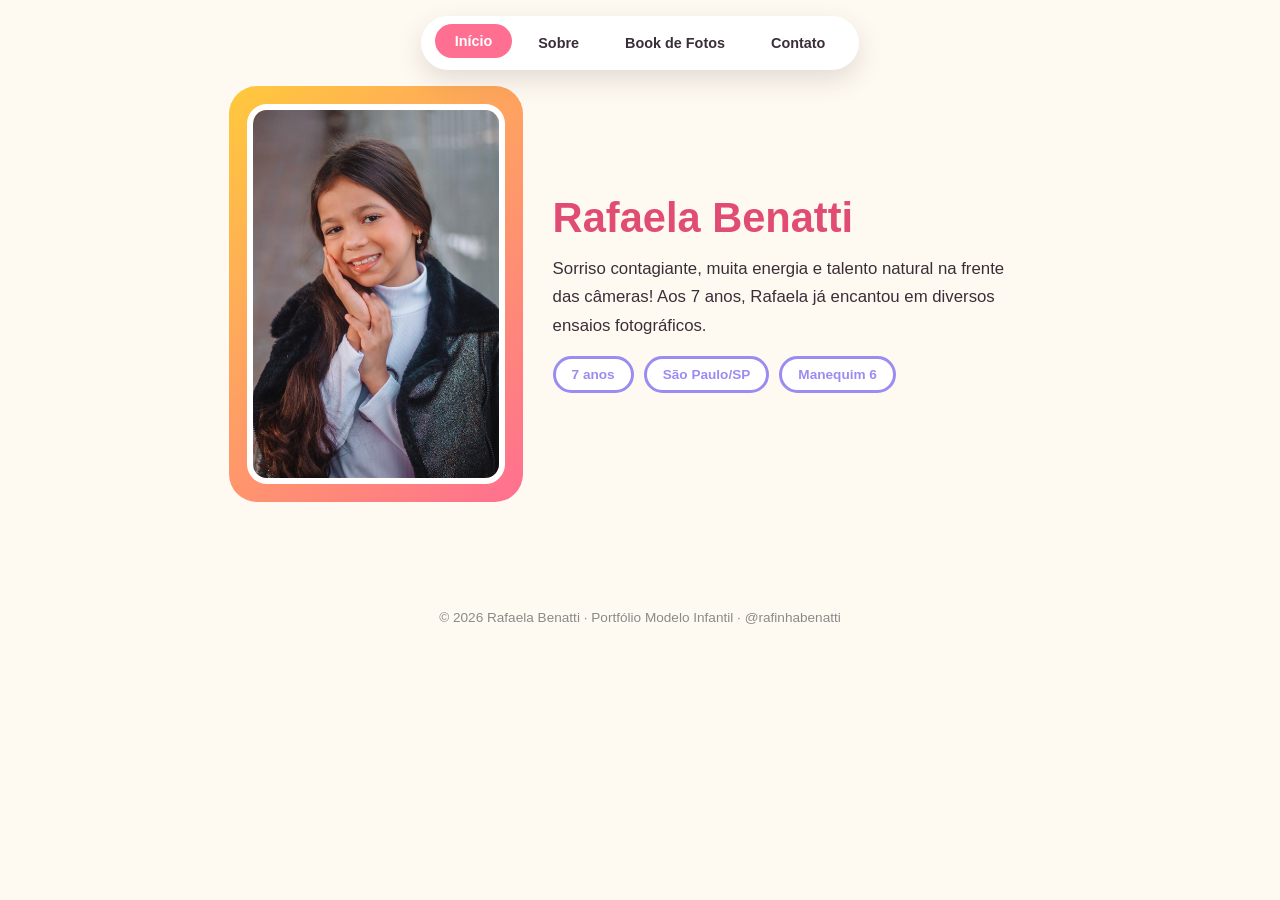
<file: index.html>
<!DOCTYPE html>
<html lang="pt-BR">
<head>
<meta charset="UTF-8">
<meta name="viewport" content="width=device-width, initial-scale=1.0">
<title>Rafaela Benatti - Portfólio Modelo Infantil</title>
<link rel="stylesheet" href="style.css">
</head>
<body>

  <div class="topnav">
    <div class="pill-group">
      <a href="index.html" class="active">Início</a>
      <a href="sobre.html">Sobre</a>
      <a href="book.html">Book de Fotos</a>
      <a href="contato.html">Contato</a>
    </div>
  </div>

  <div class="page-wrap">

    <section class="hero">
      <div class="frame">
        <div class="blob-bg"></div>
        <img src="image00009.jpeg" alt="Rafaela sorrindo">
      </div>
      <div class="hero-text">
        <h1>Rafaela Benatti</h1>
        <p>Sorriso contagiante, muita energia e talento natural na frente das câmeras!
        Aos 7 anos, Rafaela já encantou em diversos ensaios fotográficos.</p>
        <div class="chips">
          <span class="chip">7 anos</span>
          <span class="chip">São Paulo/SP</span>
          <span class="chip">Manequim 6</span>
        </div>
      </div>
    </section>

    

    <footer class="page-footer">&copy; 2026 Rafaela Benatti &middot; Portfólio Modelo Infantil &middot; @rafinhabenatti</footer>
  </div>

    <script src="animations.js"></script>

</body>
</html>
</file>
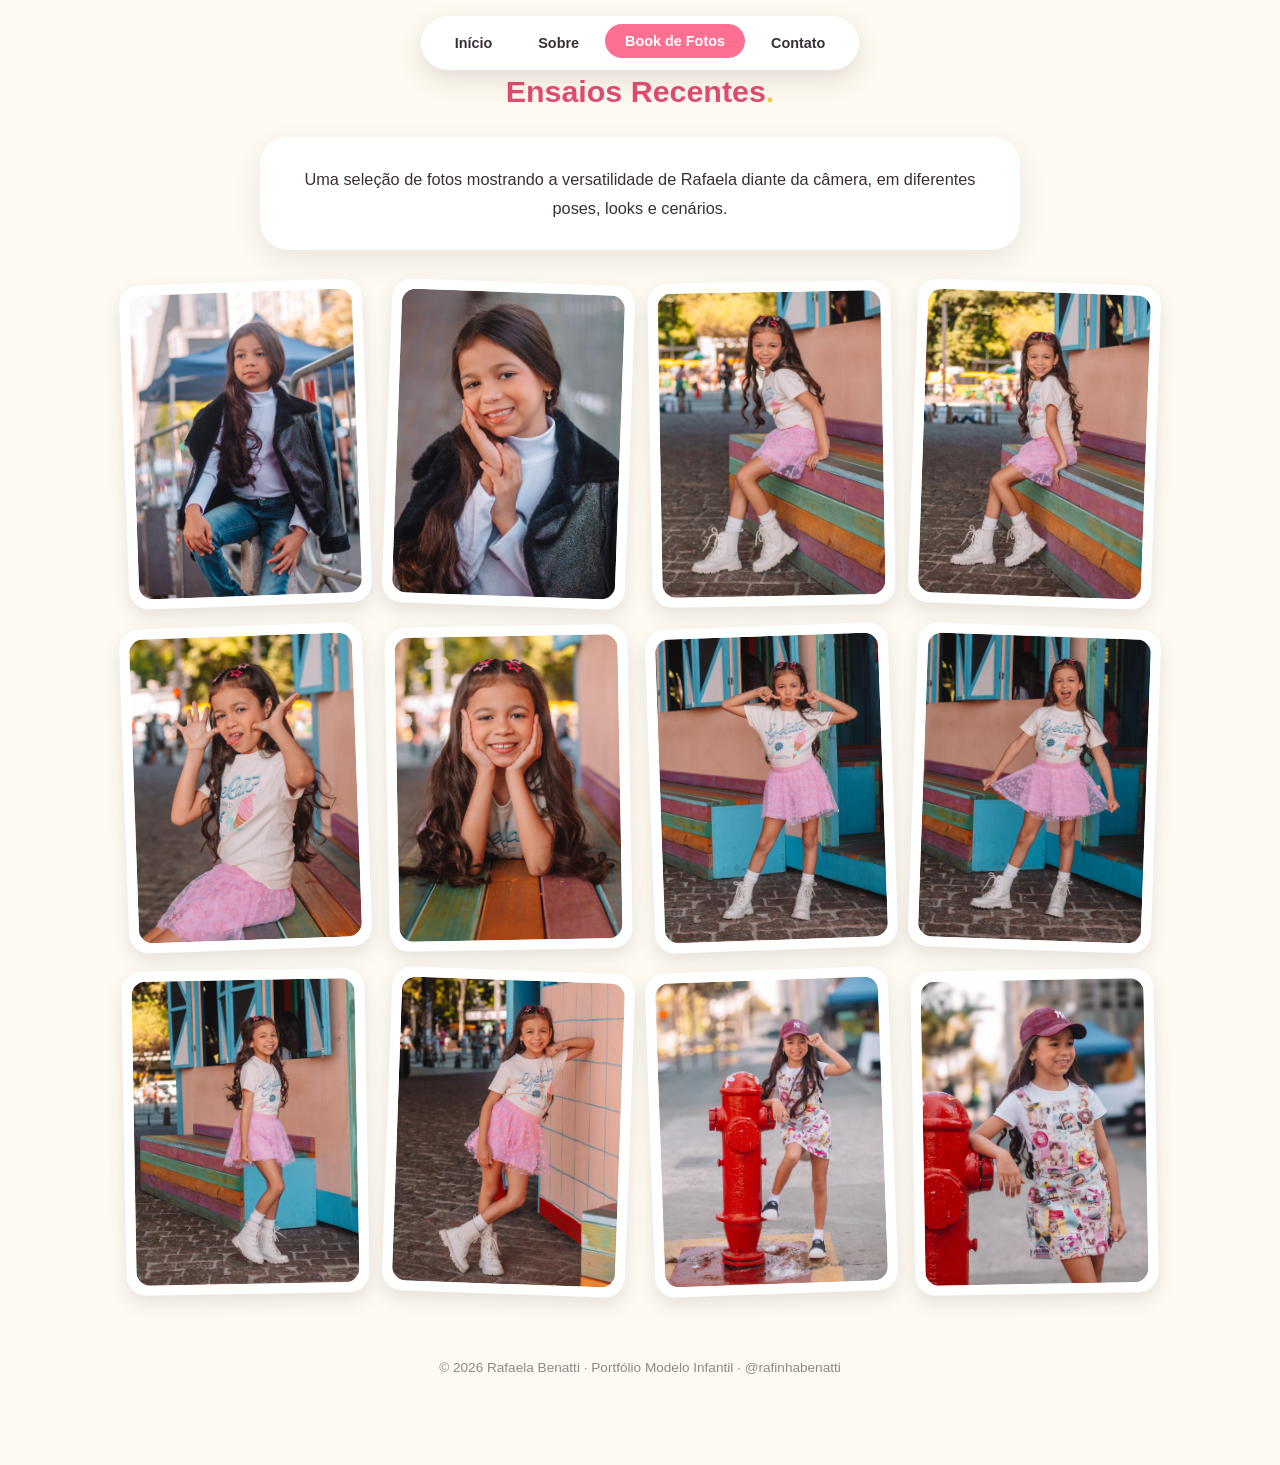
<file: book.html>
<!DOCTYPE html>
<html lang="pt-BR">
<head>
<meta charset="UTF-8">
<meta name="viewport" content="width=device-width, initial-scale=1.0">
<title>Book de Fotos - Rafaela Benatti</title>
<link rel="stylesheet" href="style.css">
</head>
<body>

  <div class="topnav">
    <div class="pill-group">
      <a href="index.html">Início</a>
      <a href="sobre.html">Sobre</a>
      <a href="book.html" class="active">Book de Fotos</a>
      <a href="contato.html">Contato</a>
    </div>
  </div>

  <div class="page-wrap">

    <section>
      <h2 class="section-title">Ensaios Recentes<span class="dot">.</span></h2>
      <div class="text-card">
        <p style="text-align:center;margin-bottom:0;">Uma seleção de fotos mostrando a versatilidade
        de Rafaela diante da câmera, em diferentes poses, looks e cenários.</p>
      </div>
      <div class="gallery-grid">
        <figure><img src="image00008.jpeg" alt="Rafaela ensaio"></figure>
        <figure><img src="image00009.jpeg" alt="Rafaela ensaio"></figure>
        <figure><img src="image00011.jpeg" alt="Rafaela ensaio"></figure>
        <figure><img src="image00012.jpeg" alt="Rafaela ensaio"></figure>
        <figure><img src="image00013.jpeg" alt="Rafaela ensaio"></figure>
        <figure><img src="image00014.jpeg" alt="Rafaela ensaio"></figure>
        <figure><img src="image00015.jpeg" alt="Rafaela ensaio"></figure>
        <figure><img src="image00016.jpeg" alt="Rafaela ensaio"></figure>
        <figure><img src="image00017.jpeg" alt="Rafaela ensaio"></figure>
        <figure><img src="image00018.jpeg" alt="Rafaela ensaio"></figure>
        <figure><img src="image00019.jpeg" alt="Rafaela ensaio"></figure>
        <figure><img src="image00020.jpeg" alt="Rafaela ensaio"></figure>
      </div>
    </section>

  
    <footer class="page-footer">&copy; 2026 Rafaela Benatti &middot; Portfólio Modelo Infantil &middot; @rafinhabenatti</footer>
  </div>

    <script src="animations.js"></script>

</body>
</html>
</file>
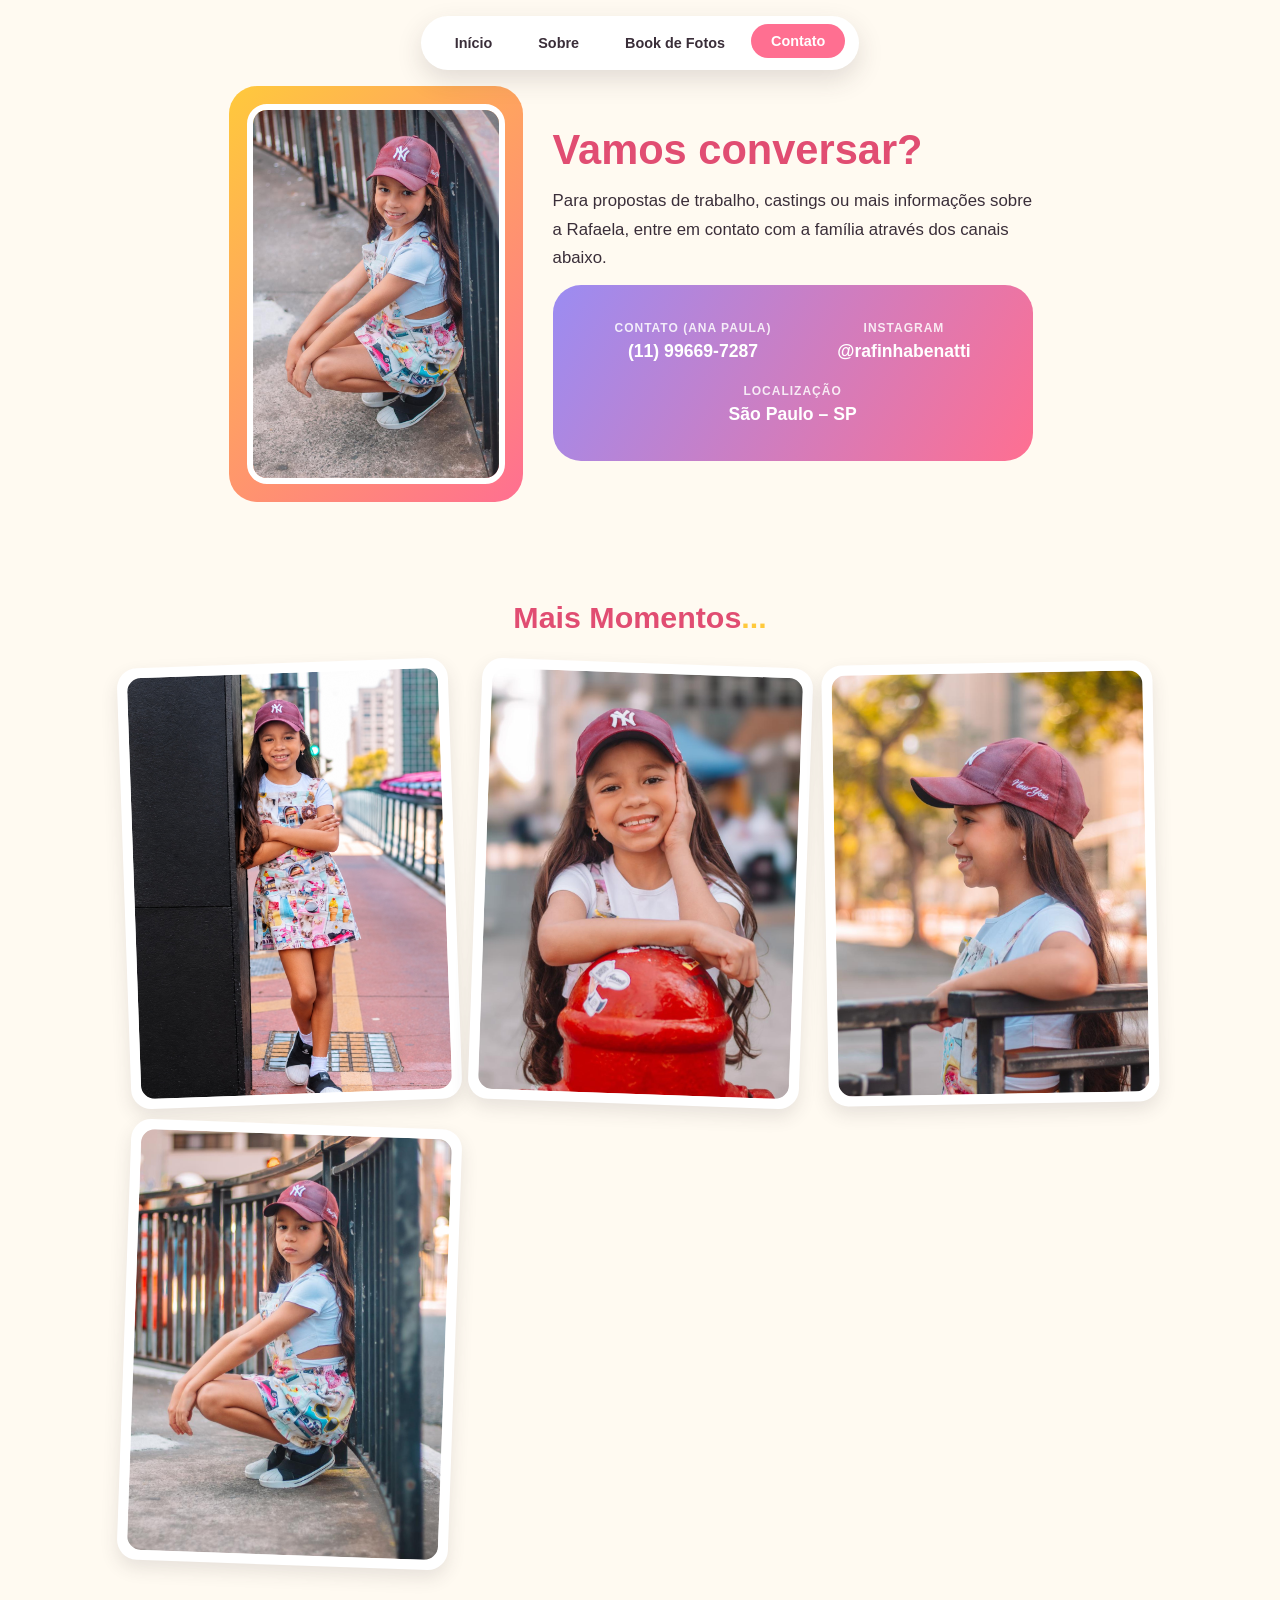
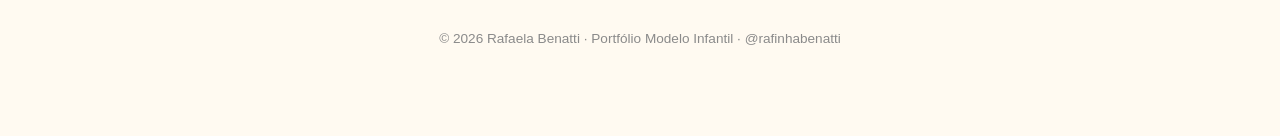
<file: contato.html>
<!DOCTYPE html>
<html lang="pt-BR">
<head>
<meta charset="UTF-8">
<meta name="viewport" content="width=device-width, initial-scale=1.0">
<title>Contato - Rafaela Benatti</title>
<link rel="stylesheet" href="style.css">
</head>
<body>

  <div class="topnav">
    <div class="pill-group">
      <a href="index.html">Início</a>
      <a href="sobre.html">Sobre</a>
      <a href="book.html">Book de Fotos</a>
      <a href="contato.html" class="active">Contato</a>
    </div>
  </div>

  <div class="page-wrap">

    <section class="hero">
      <div class="frame">
        <div class="blob-bg"></div>
        <img src="image00025.jpeg" alt="Rafaela em ensaio final">
      </div>
      <div class="hero-text">
        <h1>Vamos conversar?</h1>
        <p>Para propostas de trabalho, castings ou mais informações sobre a Rafaela, entre em
        contato com a família através dos canais abaixo.</p>
        <div class="contact-banner">
        <a class="item" href="https://wa.me/5511996697287" target="_blank" rel="noopener"><strong>Contato (Ana Paula)</strong>(11) 99669-7287</a>
        <a class="item" href="https://www.instagram.com/rafinhabenatti" target="_blank" rel="noopener"><strong>Instagram</strong>@rafinhabenatti</a>
        <div class="item"><strong>Localização</strong>São Paulo &ndash; SP</div>
      </div>
      </div>
    </section>

    
    <section>
      <h2 class="section-title">Mais Momentos<span class="dot">...</span></h2>
      <div class="gallery-grid trio">
        <figure><img src="image00026.jpg" alt="Rafaela última foto do book"></figure>
        <figure><img src="image00021.jpeg" alt="Rafaela ensaio"></figure>
        <figure><img src="image00022.jpeg" alt="Rafaela ensaio"></figure>
        <figure><img src="image00024.jpeg" alt="Rafaela ensaio"></figure>
      </div>
    </section>

    <footer class="page-footer">&copy; 2026 Rafaela Benatti &middot; Portfólio Modelo Infantil &middot; @rafinhabenatti</footer>
  </div>

    <script src="animations.js"></script>

</body>
</html>
</file>
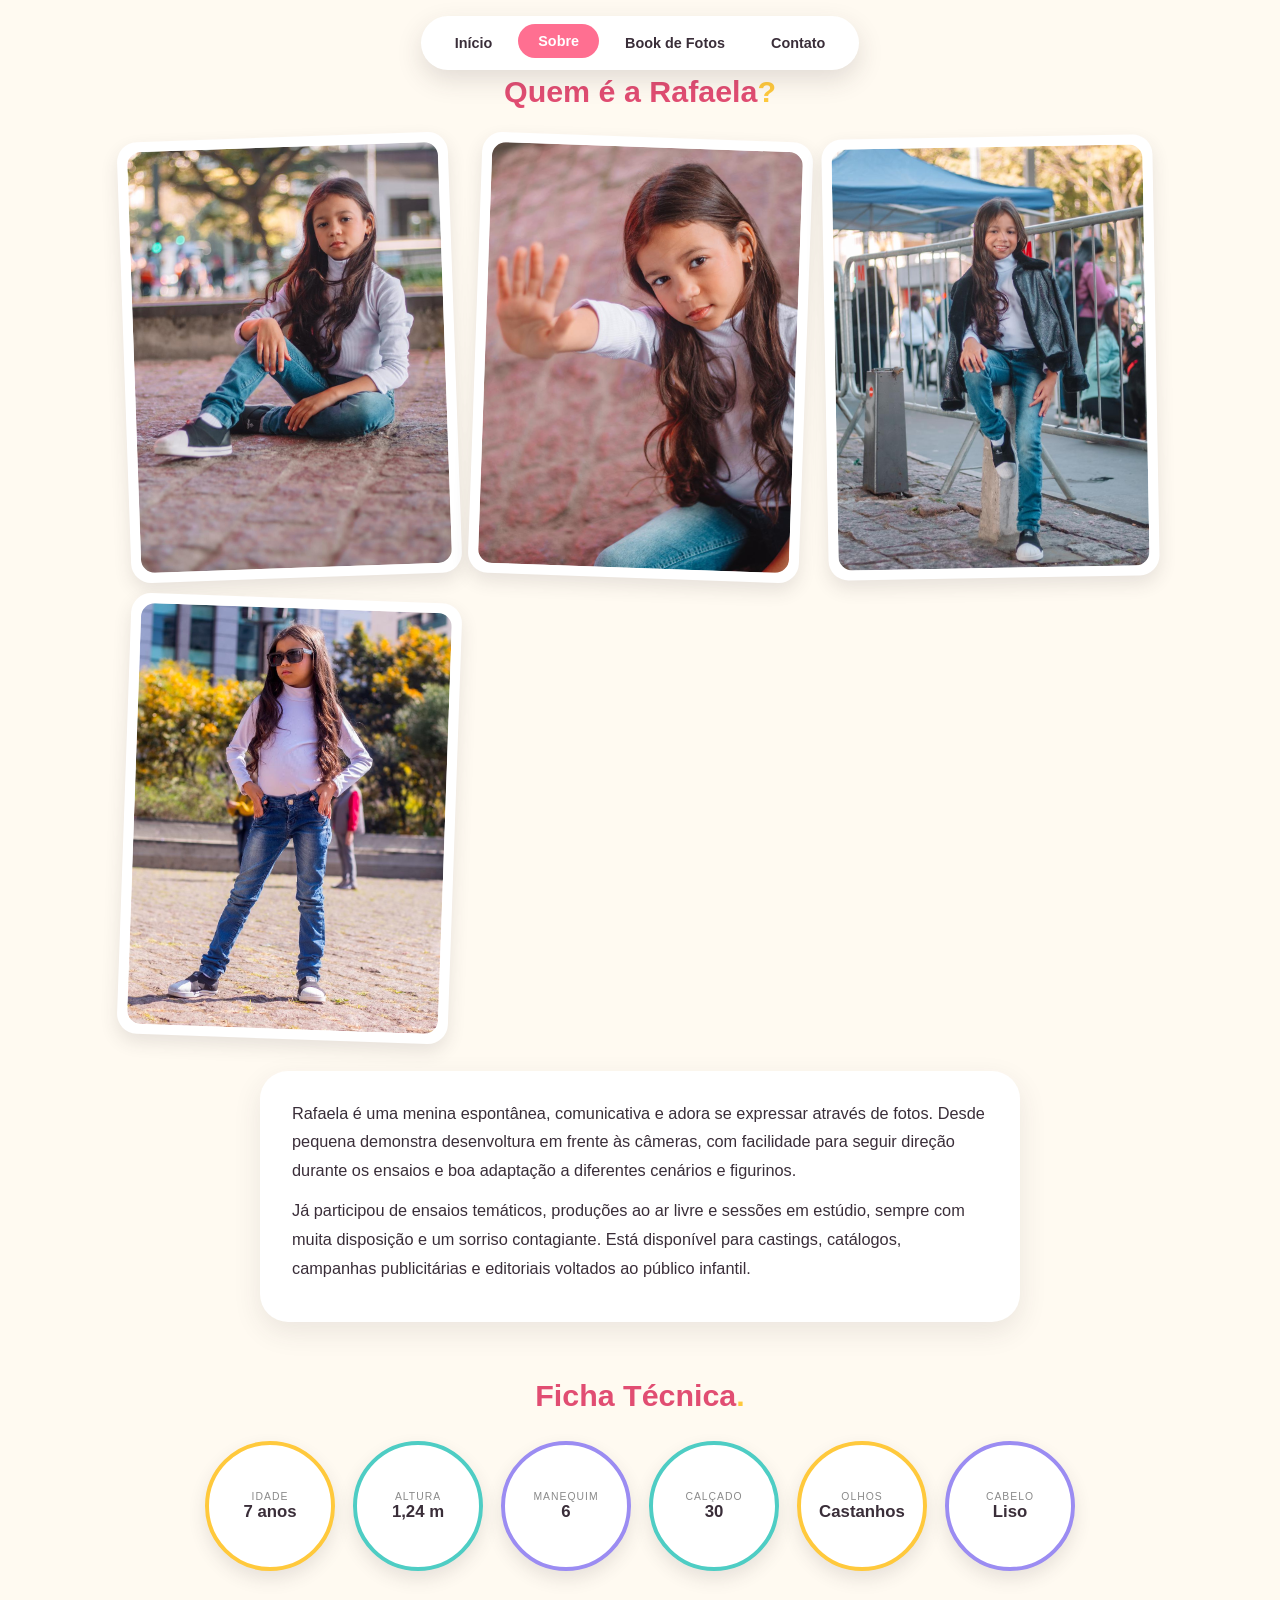
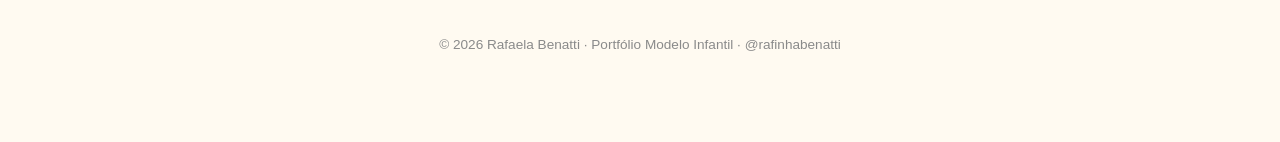
<file: sobre.html>
<!DOCTYPE html>
<html lang="pt-BR">
<head>
<meta charset="UTF-8">
<meta name="viewport" content="width=device-width, initial-scale=1.0">
<title>Sobre Rafaela - Portfólio Modelo Infantil</title>
<link rel="stylesheet" href="style.css">
</head>
<body>

  <div class="topnav">
    <div class="pill-group">
      <a href="index.html">Início</a>
      <a href="sobre.html" class="active">Sobre</a>
      <a href="book.html">Book de Fotos</a>
      <a href="contato.html">Contato</a>
    </div>
  </div>

  <div class="page-wrap">

    <section>
      <h2 class="section-title">Quem é a Rafaela<span class="dot">?</span></h2>
      <div class="gallery-grid trio" style="margin-bottom:32px;">
        <figure><img src="image00005.jpeg" alt="Rafaela sentada na calçada"></figure>
        <figure><img src="image00006.jpeg" alt="Rafaela expressão"></figure>
        <figure><img src="image00007.jpeg" alt="Rafaela expressão"></figure>
        <figure><img src="image00004.jpeg" alt="Rafaela com as mãos no rosto"></figure>

      </div>
      <div class="text-card">
        <p>Rafaela é uma menina espontânea, comunicativa e adora se expressar através de fotos.
        Desde pequena demonstra desenvoltura em frente às câmeras, com facilidade para seguir
        direção durante os ensaios e boa adaptação a diferentes cenários e figurinos.</p>
        <p>Já participou de ensaios temáticos, produções ao ar livre e sessões em estúdio,
        sempre com muita disposição e um sorriso contagiante. Está disponível para castings,
        catálogos, campanhas publicitárias e editoriais voltados ao público infantil.</p>
      </div>
    </section>

    <section>
      <h2 class="section-title">Ficha Técnica<span class="dot">.</span></h2>
      <div class="stats-bubbles">
        <div class="bubble"><span class="label">Idade</span><span class="value">7 anos</span></div>
        <div class="bubble"><span class="label">Altura</span><span class="value">1,24 m</span></div>
        <div class="bubble"><span class="label">Manequim</span><span class="value">6</span></div>
        <div class="bubble"><span class="label">Calçado</span><span class="value">30</span></div>
        <div class="bubble"><span class="label">Olhos</span><span class="value">Castanhos</span></div>
        <div class="bubble"><span class="label">Cabelo</span><span class="value">Liso</span></div>
      </div>
    </section>

    <footer class="page-footer">&copy; 2026 Rafaela Benatti &middot; Portfólio Modelo Infantil &middot; @rafinhabenatti</footer>
  </div>

    <script src="animations.js"></script>

</body>
</html>
</file>
<file: style.css>
/* Portfólio Rafaela Benatti - v3
   Paleta lúdica/infantil: coral, amarelo-sol, menta e lavanda sobre fundo creme. */
:root {
  --coral: #ff6f91;
  --coral-dark: #e14d72;
  --sun: #ffc93c;
  --mint: #4ecdc4;
  --lavender: #9b8cf2;
  --cream: #fffaf1;
  --ink: #3a2e39;
  --white: #ffffff;
}

* { box-sizing: border-box; margin: 0; padding: 0; }

body {
  font-family: 'Comic Sans MS', 'Segoe Print', 'Trebuchet MS', sans-serif;
  background: var(--cream);
  color: var(--ink);
  overflow-x: hidden;
}

body.lightbox-open { overflow: hidden; }

a { color: inherit; text-decoration: none; }

/* ---------- Nav pílula flutuante ---------- */
.topnav {
  position: sticky;
  top: 16px;
  z-index: 10;
  display: flex;
  justify-content: center;
  margin-bottom: 20px;
}
.topnav .pill-group {
  background: var(--white);
  border-radius: 50px;
  padding: 10px 14px;
  display: flex;
  gap: 6px;
  box-shadow: 0 10px 26px rgba(58,46,57,0.15);
  flex-wrap: wrap;
  justify-content: center;
}
.topnav a {
  padding: 9px 20px;
  border-radius: 50px;
  font-weight: bold;
  font-size: 0.9rem;
  color: var(--ink);
  transition: transform 0.2s ease, background 0.2s ease, color 0.2s ease;
}
.topnav a.active, .topnav a:hover { background: var(--coral); color: var(--white); transform: translateY(-2px); }

/* ---------- Blobs decorativos ---------- */
.blob {
  position: absolute;
  border-radius: 50%;
  filter: blur(2px);
  opacity: 0.55;
  z-index: -1;
}

.page-wrap { max-width: 1080px; margin: 0 auto; padding: 0 24px 60px; position: relative; }

/* ---------- Hero ---------- */
.hero {
  display: flex;
  align-items: center;
  justify-content: center;
  gap: 48px;
  flex-wrap: wrap;
  padding: 30px 0 60px;
  position: relative;
}
.hero .frame {
  position: relative;
  height: 380px;
  width: fit-content;
  flex-shrink: 0;
}
.hero .frame .blob-bg {
  position: absolute;
  inset: -18px;
  background: linear-gradient(135deg, var(--sun), var(--coral));
  border-radius: 28px;
  z-index: 0;
}
.hero .frame img {
  position: relative;
  display: block;
  height: 100%;
  width: auto;
  max-width: 340px;
  object-fit: cover;
  border-radius: 20px;
  border: 6px solid var(--white);
  z-index: 1;
  cursor: zoom-in;
  transition: transform 0.5s ease, filter 0.5s ease, box-shadow 0.5s ease;
}
.hero .frame:hover img { transform: rotate(2deg) scale(1.03); filter: saturate(1.1); box-shadow: 0 18px 32px rgba(58,46,57,0.2); }
.hero .hero-text { max-width: 480px; text-align: left; }
.hero .hero-text .tag {
  display: inline-block;
  background: var(--mint);
  color: var(--white);
  padding: 6px 18px;
  border-radius: 50px;
  font-size: 0.8rem;
  font-weight: bold;
  margin-bottom: 14px;
}
.hero .hero-text h1 { font-size: 2.6rem; color: var(--coral-dark); line-height: 1.1; margin-bottom: 14px; }
.hero .hero-text p { font-size: 1.05rem; line-height: 1.7; margin-bottom: 12px; }

.chips { display: flex; gap: 10px; flex-wrap: wrap; margin-top: 16px; }
.chip {
  background: var(--white);
  border: 3px solid var(--lavender);
  border-radius: 50px;
  padding: 8px 16px;
  font-size: 0.85rem;
  font-weight: bold;
  color: var(--lavender);
}

/* ---------- Seções ---------- */
section { margin-bottom: 56px; position: relative; }

.section-title {
  font-size: 1.9rem;
  color: var(--coral-dark);
  text-align: center;
  margin-bottom: 28px;
}
.section-title .dot { color: var(--sun); }

.text-card {
  background: var(--white);
  border-radius: 28px;
  padding: 28px 32px;
  box-shadow: 0 10px 28px rgba(58,46,57,0.1);
  max-width: 760px;
  margin: 0 auto 32px;
}
.text-card p { line-height: 1.75; font-size: 1.02rem; margin-bottom: 12px; }

/* ---------- Galeria em "postais" ---------- */
.gallery-grid {
  display: grid;
  grid-template-columns: repeat(4, 1fr);
  gap: 20px;
}
.gallery-grid figure {
  background: var(--white);
  padding: 10px;
  border-radius: 20px;
  box-shadow: 0 8px 18px rgba(58,46,57,0.12);
  transform: rotate(-2deg);
  aspect-ratio: 3/4;
  cursor: zoom-in;
  transition: transform 0.35s ease, box-shadow 0.35s ease;
}
.gallery-grid figure:nth-child(even) { transform: rotate(2deg); }
.gallery-grid figure:nth-child(3n) { transform: rotate(-1deg); }
.gallery-grid figure:hover,
.gallery-grid figure:focus-within { transform: translateY(-10px) rotate(0deg) scale(1.03); box-shadow: 0 18px 30px rgba(58,46,57,0.22); }
.gallery-grid img { width: 100%; height: 100%; object-fit: cover; display: block; border-radius: 14px; transition: filter 0.35s ease; }
.gallery-grid figure:hover img { filter: saturate(1.12) contrast(1.04); }

.reveal { opacity: 0; transform: translateY(22px); transition: opacity 0.65s ease, transform 0.65s ease; }
.reveal.is-visible { opacity: 1; transform: translateY(0); }

.lightbox {
  position: fixed;
  inset: 0;
  z-index: 20;
  display: grid;
  place-items: center;
  padding: 32px;
  background: rgba(58,46,57,0.86);
  opacity: 0;
  pointer-events: none;
  transition: opacity 0.25s ease;
}
.lightbox.is-open { opacity: 1; pointer-events: auto; }
.lightbox img { max-width: min(900px, 92vw); max-height: 82vh; border: 8px solid var(--white); border-radius: 18px; box-shadow: 0 20px 50px rgba(0,0,0,0.35); transform: scale(0.94); transition: transform 0.25s ease; }
.lightbox.is-open img { transform: scale(1); }
.lightbox-close { position: absolute; top: 18px; right: 24px; border: 0; background: var(--white); color: var(--ink); border-radius: 50%; width: 44px; height: 44px; font-size: 1.6rem; line-height: 1; cursor: pointer; transition: transform 0.2s ease, background 0.2s ease; }
.lightbox-close:hover { transform: rotate(90deg) scale(1.08); background: var(--sun); }
.lightbox-caption { position: absolute; bottom: 24px; color: var(--white); font-size: 0.95rem; text-align: center; }

.gallery-grid.trio { grid-template-columns: repeat(3, 1fr); }

/* ---------- Ficha técnica em bolhas ---------- */
.stats-bubbles {
  display: flex;
  justify-content: center;
  gap: 18px;
  flex-wrap: wrap;
}
.bubble {
  background: var(--white);
  border: 4px solid var(--sun);
  border-radius: 50%;
  width: 130px;
  height: 130px;
  display: flex;
  flex-direction: column;
  align-items: center;
  justify-content: center;
  text-align: center;
  box-shadow: 0 8px 18px rgba(58,46,57,0.12);
}
.bubble:nth-child(2n) { border-color: var(--mint); }
.bubble:nth-child(3n) { border-color: var(--lavender); }
.bubble .label { font-size: 0.65rem; text-transform: uppercase; letter-spacing: 1px; color: #8a8a8a; }
.bubble .value { font-size: 1.05rem; font-weight: bold; color: var(--ink); }

/* ---------- Contato ---------- */
.contact-banner {
  background: linear-gradient(120deg, var(--lavender), var(--coral));
  color: var(--white);
  border-radius: 28px;
  padding: 36px 40px;
  display: flex;
  justify-content: space-around;
  flex-wrap: wrap;
  gap: 22px;
  text-align: center;
}
.contact-banner .item strong { display: block; font-size: 0.75rem; text-transform: uppercase; letter-spacing: 1px; opacity: 0.85; margin-bottom: 6px; }
.contact-banner .item { font-size: 1.1rem; font-weight: bold; }
a.contact-banner .item, .contact-banner a.item { color: inherit; text-decoration: none; transition: opacity 0.2s; }
.contact-banner a.item:hover { opacity: 0.75; text-decoration: underline; }

footer.page-footer { text-align: center; font-size: 0.85rem; color: #8a8a8a; padding: 10px 0 30px; }

@media (max-width: 720px) {
  .gallery-grid, .gallery-grid.trio { grid-template-columns: repeat(2, 1fr); }
  .hero { text-align: center; justify-content: center; }
  .hero .hero-text { text-align: center; }
  .lightbox { padding: 18px; }
  .lightbox img { max-height: 74vh; border-width: 5px; }
}

@media (prefers-reduced-motion: reduce) {
  *, *::before, *::after { scroll-behavior: auto !important; transition-duration: 0.01ms !important; animation-duration: 0.01ms !important; }
}
</file>
